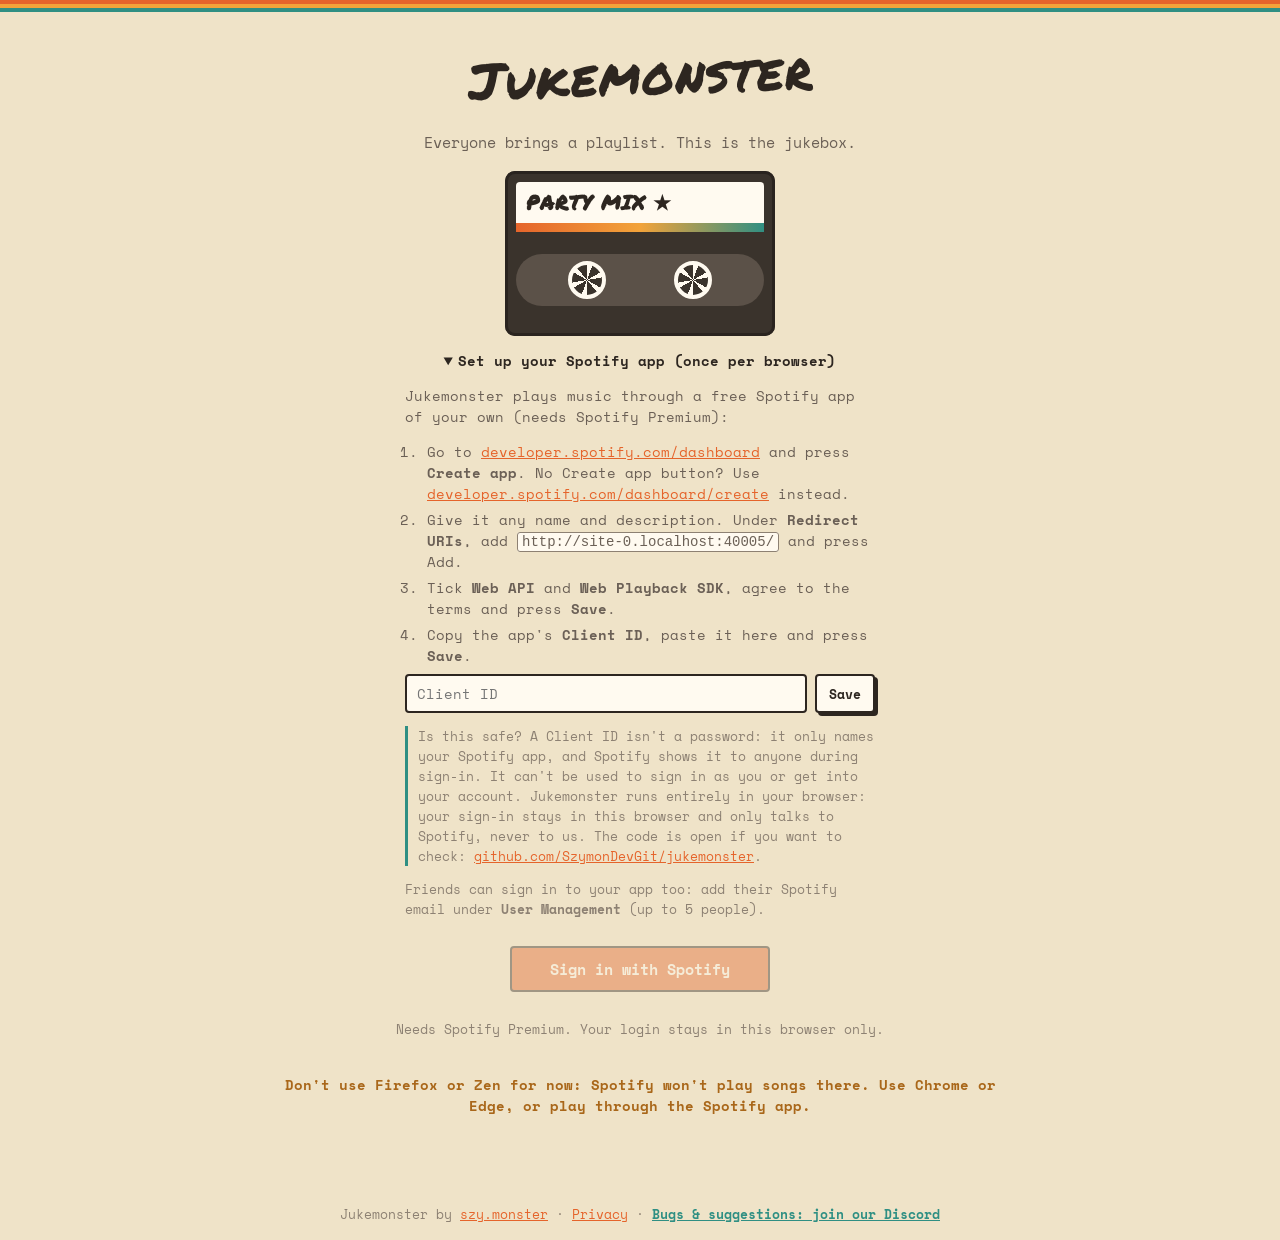
<file: index.html>
<!doctype html>
<html lang="en">
<head>
  <meta charset="utf-8">
  <meta name="viewport" content="width=device-width, initial-scale=1">
  <title>Jukemonster</title>
  <meta name="description" content="A one-screen music party game. Everyone brings a Spotify playlist; Jukemonster is the jukebox.">
  <link rel="icon" href="data:image/svg+xml,%3Csvg xmlns='http://www.w3.org/2000/svg' viewBox='0 0 64 40'%3E%3Crect width='64' height='40' rx='6' fill='%233a332c'/%3E%3Crect x='6' y='5' width='52' height='12' rx='2' fill='%23fffaf0'/%3E%3Crect x='6' y='14' width='52' height='3' fill='%23e5642b'/%3E%3Ccircle cx='20' cy='27' r='6' fill='%23fffaf0'/%3E%3Ccircle cx='44' cy='27' r='6' fill='%23fffaf0'/%3E%3C/svg%3E">
  <link rel="stylesheet" href="fonts/fonts.css">
  <link rel="stylesheet" href="style.css">
</head>
<body>
  <div class="stripes"></div>
  <div id="fade"></div>

  <!-- Login -->
  <section id="screen-login" class="screen hidden">
    <div class="center-col">
      <h1 class="logo">Jukemonster</h1>
      <p class="sub">Everyone brings a playlist. This is the jukebox.</p>
      <div class="cassette big spin-reels"><div class="label">Party mix ★</div><div class="reels"><i></i><i></i></div></div>
      <details id="own-app" class="own-app">
        <summary id="own-summary">Set up your Spotify app (once per browser)</summary>
        <p>Jukemonster plays music through a free Spotify app of your own (needs Spotify Premium):</p>
        <ol>
          <li>Go to <a href="https://developer.spotify.com/dashboard" target="_blank" rel="noopener">developer.spotify.com/dashboard</a> and press <b>Create app</b>. No Create app button? Use <a href="https://developer.spotify.com/dashboard/create" target="_blank" rel="noopener">developer.spotify.com/dashboard/create</a> instead.</li>
          <li>Give it any name and description. Under <b>Redirect URIs</b>, add <code id="own-redirect"></code> and press Add.</li>
          <li>Tick <b>Web API</b> and <b>Web Playback SDK</b>, agree to the terms and press <b>Save</b>.</li>
          <li>Copy the app's <b>Client ID</b>, paste it here and press <b>Save</b>.</li>
        </ol>
        <div class="own-row"><input id="own-id" placeholder="Client ID" autocomplete="off" spellcheck="false" aria-label="Client ID"><button id="own-save" class="btn small-btn">Save</button></div>
        <p id="own-status" class="small muted"></p>
        <p class="small muted safe-note">Is this safe? A Client ID isn't a password: it only names your Spotify app, and Spotify shows it to anyone during sign-in. It can't be used to sign in as you or get into your account. Jukemonster runs entirely in your browser: your sign-in stays in this browser and only talks to Spotify, never to us. The code is open if you want to check: <a href="https://github.com/SzymonDevGit/jukemonster" target="_blank" rel="noopener">github.com/SzymonDevGit/jukemonster</a>.</p>
        <p class="small muted">Friends can sign in to your app too: add their Spotify email under <b>User Management</b> (up to 5 people).</p>
      </details>
      <p id="own-using" class="small muted"></p>
      <button id="login-btn" class="btn primary wide">Sign in with Spotify</button>
      <p class="muted small">Needs Spotify Premium. Your login stays in this browser only.</p>
      <p class="browser-note">Don't use Firefox or Zen for now: Spotify won't play songs there. Use Chrome or Edge, or play through the Spotify app.</p>
      <p id="login-status" class="status"></p>
    </div>
  </section>

  <!-- Setup -->
  <section id="screen-setup" class="screen hidden">
    <header class="setup-head">
      <h1 class="logo">Jukemonster</h1>
      <p class="muted small">Signed in as <span id="user-name">...</span> · <a href="#" id="logout-link">Sign out</a> · <a href="#" id="forget-link">Forget me</a></p>
      <p class="browser-note">Don't use Firefox or Zen for now: Spotify won't play songs there. Use Chrome or Edge, or play through the Spotify app.</p>
    </header>

    <div class="panel">
      <h2 class="step"><span>1</span>Who's playing?</h2>
      <div class="seg big-seg">
        <button id="pick-solo" class="btn">Solo</button>
        <button id="pick-multi" class="btn">Multiplayer</button>
      </div>
    </div>

    <div id="step-mode" class="panel hidden">
      <h2 class="step"><span>2</span>Pick a game</h2>
      <div id="mode-list" class="modes"></div>
    </div>

    <div id="step-players" class="panel hidden">
      <h2 class="step"><span>3</span><span id="players-title">Players and playlists</span></h2>
      <div id="count-row" class="row">
        <span class="label">Players</span>
        <div id="player-count" class="seg"></div>
      </div>
      <div id="player-rows"></div>
      <p class="muted small">Spotify only lets this app use playlists you made or collaborate on. Saved playlists are listed too: pick one to see how to copy it. <a href="#" id="reload-playlists">Refresh list</a></p>
      <div class="row">
        <span class="label">Play on</span>
        <select id="device-select" aria-label="Spotify device"><option value="">Looking for devices...</option></select>
        <button id="refresh-devices" class="btn tiny" title="Look for Spotify devices again" aria-label="Look for Spotify devices again">↻</button>
      </div>
      <p id="device-hint" class="browser-note hidden">Only this browser is listed. Some browsers can't play Spotify, so open the Spotify app on your phone (or computer), play any song for a second, then press ↻ and pick it under Play on.</p>
      <p class="browser-note phone-note hidden">Playing through the Spotify app? Its notification and lock screen show the song's name, so turn off Spotify's notifications or keep the phone face down. Playing in this tab (&quot;This browser&quot; under Play on) hides it.</p>
      <details id="play-help" class="own-app play-help">
        <summary>Music not playing? Try these in order</summary>
        <ol>
          <li><b>Play in this tab (best).</b> Pick <b>This browser</b> under Play on and press Test Audio. Nothing to install, and on phones your lock screen says &quot;Your guess here&quot; instead of the song.</li>
          <li><b>Try another browser.</b> Open <span class="game-link"></span> in <b>Chrome</b> or <b>Edge</b> (Android, Windows, Mac) or <b>Safari</b> (iPhone, iPad, Mac): those are the browsers Spotify's player supports. Firefox, Zen and DuckDuckGo usually won't play.</li>
          <li><b>Use the Spotify app.</b> Open the Spotify app on your phone or computer, play any song for a second, come back here, press ↻ and pick it under Play on. Its notification shows the song's name, so turn off Spotify's notifications or keep the phone face down. On iPhone, Spotify falls asleep between songs: if one won't start, open Spotify and come back here, and the song starts by itself.</li>
        </ol>
      </details>
      <div class="row">
        <button id="test-btn" class="btn" disabled>Test Audio</button>
        <button id="heard-btn" class="btn" disabled>Heard it!</button>
      </div>
      <p id="setup-status" class="status"></p>
      <p class="muted small"><a href="#" class="copy-debug">Copy details for troubleshooting</a></p>
    </div>

    <div id="step-options" class="panel hidden">
      <h2 class="step"><span>4</span>Options</h2>
      <div id="length-row" class="row">
        <span id="length-label" class="label">Rounds</span>
        <div id="length-seg" class="seg"></div>
      </div>
      <div id="koth-rows" class="hidden">
        <div class="row"><span class="label">Bracket of</span><div class="seg"><button id="koth-artists" class="btn toggle small-btn">Artists</button><button id="koth-songs" class="btn toggle small-btn">Songs</button></div></div>
        <div class="row"><span class="label">Which 32</span><div class="seg"><button id="koth-top" class="btn toggle small-btn">Top 32</button><button id="koth-random" class="btn toggle small-btn">Random 32</button></div></div>
        <p class="muted small">Top 32 puts what most of you have in your playlists first: things on everyone's playlists, then fewer.</p>
      </div>
      <label class="check" id="mix-row"><input type="checkbox" id="opt-mix"><span></span>Mix all playlists together</label>
      <label class="check"><input type="checkbox" id="opt-months"><span></span>Show months on cards</label>
      <label class="check"><input type="checkbox" id="opt-reduce"><span></span>Max 3 songs per year</label>
      <div class="seg indent">
        <button id="mode-popular" class="btn toggle small-btn" disabled>Most popular</button>
        <button id="mode-recent" class="btn toggle small-btn" disabled>Most recently added</button>
      </div>
    </div>

    <div class="center-col">
      <button id="start-btn" class="btn primary big-btn" disabled>Start Game</button>
      <p id="start-hint" class="muted small"></p>
    </div>
  </section>

  <!-- Play -->
  <section id="screen-play" class="screen wide-screen hidden">
    <header class="topbar">
      <span class="logo small-logo">Jukemonster</span>
      <span id="mode-name" class="mode-name"></span>
      <span id="deck-label" class="deck-label"></span>
      <button id="back-btn" class="btn tiny">Setup</button>
    </header>

    <div id="scoreboard" class="scoreboard"></div>

    <div id="play-grid" class="play-grid">
      <div class="stage">
        <p id="turn-line" class="turn-line"></p>
        <div id="ref-card" class="ref-card hidden">
          <span class="ref-label">Last song</span>
          <b id="ref-date"></b>
          <span id="ref-title"></span>
        </div>
        <div class="card-wrap">
          <div id="card" class="card">
            <div class="face front">
              <div id="card-empty" class="empty-text"></div>
              <div id="card-mystery" class="hidden">
                <div class="cassette spin-reels"><div class="label" id="tape-label">Mystery mix</div><div class="reels"><i></i><i></i></div></div>
                <div class="np">NOW PLAYING</div>
                <div id="card-hint" class="muted small"></div>
              </div>
            </div>
            <div class="face back">
              <div id="card-result" class="result"></div>
              <div id="card-date" class="date"></div>
              <div id="card-title" class="title"></div>
              <div id="card-artist" class="artist"></div>
              <div id="card-extra" class="extra"></div>
            </div>
          </div>
        </div>
        <div class="bar"><div id="bar-fill"></div></div>
        <div id="controls" class="controls"></div>
        <div id="guess-box" class="guess-box hidden">
          <input id="guess-input" placeholder="Type the song name..." autocomplete="off" spellcheck="false" aria-label="Your guess">
          <ul id="guess-list" class="guess-list"></ul>
        </div>
        <p id="play-hint" class="muted small center"></p>
        <p id="play-status" class="status center"></p>
        <p class="browser-note phone-note center hidden">Playing through the Spotify app? Its notification and lock screen show the song's name, so turn off Spotify's notifications or keep the phone face down.</p>
        <p class="muted small center"><a href="#" class="copy-debug">Copy details for troubleshooting</a></p>
      </div>
      <div id="timelines" class="timelines hidden"></div>
    </div>
  </section>

  <!-- Game over -->
  <section id="screen-end" class="screen hidden">
    <div class="center-col">
      <h1 class="logo">Game over!</h1>
      <p id="end-sub" class="sub"></p>
      <ol id="end-list" class="end-list"></ol>
      <div id="save-row" class="hidden">
        <div class="row center"><label class="small" for="save-to">Save to</label> <select id="save-to"></select></div>
        <button id="save-btn" class="btn teal">Save approved songs as a playlist</button>
        <p id="save-status" class="status small"></p>
      </div>
      <div id="share" class="share hidden">
        <pre id="share-text" class="share-text"></pre>
        <div class="row center">
          <button id="copy-btn" class="btn">Copy</button>
          <button id="share-btn" class="btn hidden">Share</button>
        </div>
      </div>
      <div class="row center">
        <button id="again-btn" class="btn primary big-btn">Play again</button>
        <button id="change-btn" class="btn big-btn">Change game</button>
      </div>
    </div>
  </section>

  <footer class="foot muted small">Jukemonster by <a href="https://szy.monster/">szy.monster</a> · <a href="privacy.html">Privacy</a> · <a class="discord-link" href="https://discord.gg/bHxaXgjpfe" target="_blank" rel="noopener">Bugs &amp; suggestions: join our Discord</a></footer>

  <script src="app.js"></script>
</body>
</html>
</file>
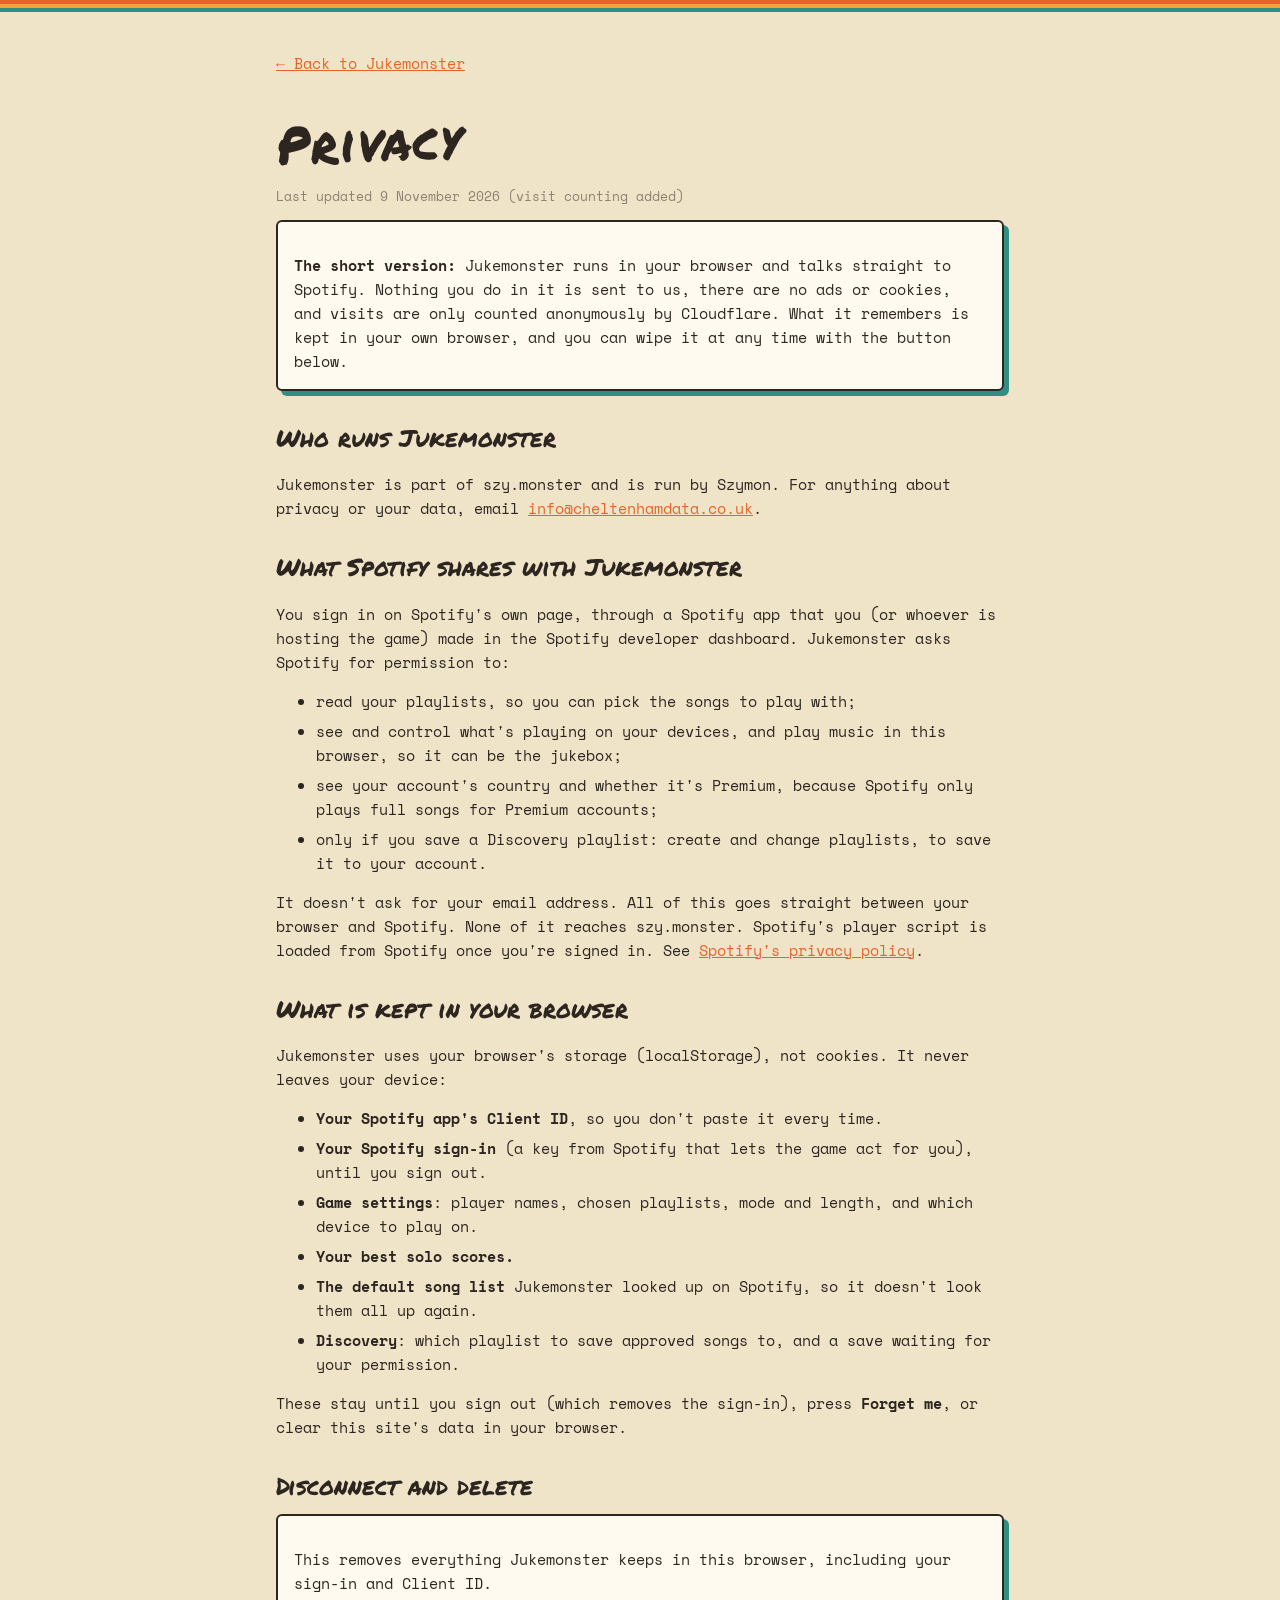
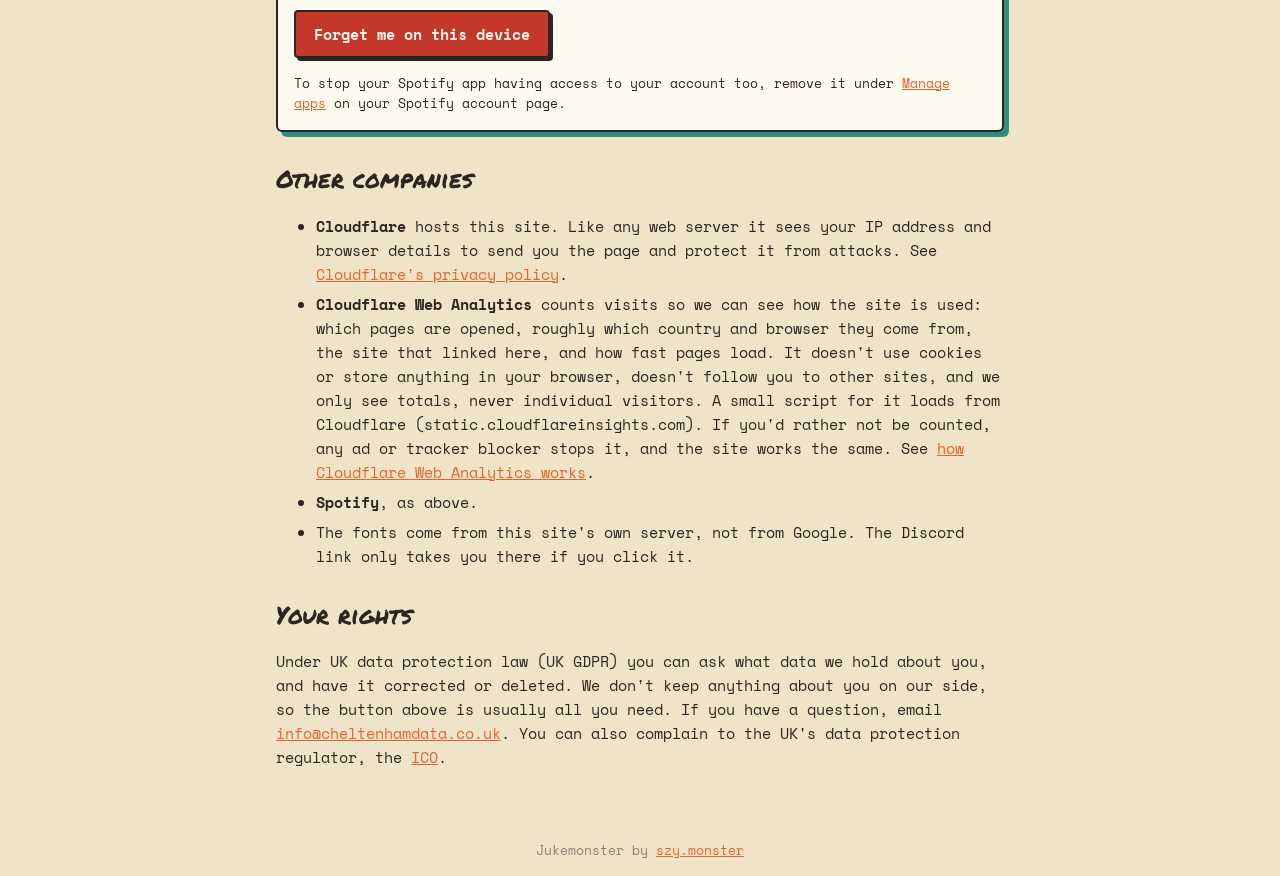
<file: privacy.html>
<!doctype html>
<html lang="en">
<head>
  <meta charset="utf-8">
  <meta name="viewport" content="width=device-width, initial-scale=1">
  <title>Privacy · Jukemonster</title>
  <meta name="description" content="What Jukemonster keeps in your browser, what it asks Spotify for, and who to contact.">
  <link rel="stylesheet" href="fonts/fonts.css">
  <link rel="stylesheet" href="style.css">
  <style>
    .doc { width: 100%; max-width: 760px; padding: 36px 16px 40px; line-height: 1.6; }
    .doc h2 { font-family: var(--marker); font-weight: 400; font-size: 24px; margin: 28px 0 8px; }
    .doc li { margin: 6px 0; }
    .doc .panel p:last-child { margin-bottom: 0; }
  </style>
</head>
<body>
  <div class="stripes"></div>
  <main class="doc">
    <p><a href="./">← Back to Jukemonster</a></p>
    <h1 class="logo">Privacy</h1>
    <p class="muted small">Last updated 9 November 2026 (visit counting added)</p>

    <div class="panel">
      <p><strong>The short version:</strong> Jukemonster runs in your browser and talks straight to Spotify. Nothing you do in it is sent to us, there are no ads or cookies, and visits are only counted anonymously by Cloudflare. What it remembers is kept in your own browser, and you can wipe it at any time with the button below.</p>
    </div>

    <h2>Who runs Jukemonster</h2>
    <p>Jukemonster is part of szy.monster and is run by Szymon. For anything about privacy or your data, email <a href="mailto:info@cheltenhamdata.co.uk">info@cheltenhamdata.co.uk</a>.</p>

    <h2>What Spotify shares with Jukemonster</h2>
    <p>You sign in on Spotify's own page, through a Spotify app that you (or whoever is hosting the game) made in the Spotify developer dashboard. Jukemonster asks Spotify for permission to:</p>
    <ul>
      <li>read your playlists, so you can pick the songs to play with;</li>
      <li>see and control what's playing on your devices, and play music in this browser, so it can be the jukebox;</li>
      <li>see your account's country and whether it's Premium, because Spotify only plays full songs for Premium accounts;</li>
      <li>only if you save a Discovery playlist: create and change playlists, to save it to your account.</li>
    </ul>
    <p>It doesn't ask for your email address. All of this goes straight between your browser and Spotify. None of it reaches szy.monster. Spotify's player script is loaded from Spotify once you're signed in. See <a href="https://www.spotify.com/uk/legal/privacy-policy/">Spotify's privacy policy</a>.</p>

    <h2>What is kept in your browser</h2>
    <p>Jukemonster uses your browser's storage (localStorage), not cookies. It never leaves your device:</p>
    <ul>
      <li><strong>Your Spotify app's Client ID</strong>, so you don't paste it every time.</li>
      <li><strong>Your Spotify sign-in</strong> (a key from Spotify that lets the game act for you), until you sign out.</li>
      <li><strong>Game settings</strong>: player names, chosen playlists, mode and length, and which device to play on.</li>
      <li><strong>Your best solo scores.</strong></li>
      <li><strong>The default song list</strong> Jukemonster looked up on Spotify, so it doesn't look them all up again.</li>
      <li><strong>Discovery</strong>: which playlist to save approved songs to, and a save waiting for your permission.</li>
    </ul>
    <p>These stay until you sign out (which removes the sign-in), press <strong>Forget me</strong>, or clear this site's data in your browser.</p>

    <h2>Disconnect and delete</h2>
    <div class="panel">
      <p>This removes everything Jukemonster keeps in this browser, including your sign-in and Client ID.</p>
      <p><button type="button" class="btn danger" id="forget-btn">Forget me on this device</button> <span id="forget-done" class="muted small" hidden>Done. Everything is removed.</span></p>
      <p class="small">To stop your Spotify app having access to your account too, remove it under <a href="https://www.spotify.com/account/apps/">Manage apps</a> on your Spotify account page.</p>
    </div>

    <h2>Other companies</h2>
    <ul>
      <li><strong>Cloudflare</strong> hosts this site. Like any web server it sees your IP address and browser details to send you the page and protect it from attacks. See <a href="https://www.cloudflare.com/privacypolicy/">Cloudflare's privacy policy</a>.</li>
      <li><strong>Cloudflare Web Analytics</strong> counts visits so we can see how the site is used: which pages are opened, roughly which country and browser they come from, the site that linked here, and how fast pages load. It doesn't use cookies or store anything in your browser, doesn't follow you to other sites, and we only see totals, never individual visitors. A small script for it loads from Cloudflare (static.cloudflareinsights.com). If you'd rather not be counted, any ad or tracker blocker stops it, and the site works the same. See <a href="https://www.cloudflare.com/web-analytics/">how Cloudflare Web Analytics works</a>.</li>
      <li><strong>Spotify</strong>, as above.</li>
      <li>The fonts come from this site's own server, not from Google. The Discord link only takes you there if you click it.</li>
    </ul>

    <h2>Your rights</h2>
    <p>Under UK data protection law (UK GDPR) you can ask what data we hold about you, and have it corrected or deleted. We don't keep anything about you on our side, so the button above is usually all you need. If you have a question, email <a href="mailto:info@cheltenhamdata.co.uk">info@cheltenhamdata.co.uk</a>. You can also complain to the UK's data protection regulator, the <a href="https://ico.org.uk/make-a-complaint/">ICO</a>.</p>
  </main>
  <footer class="foot muted small">Jukemonster by <a href="https://szy.monster/">szy.monster</a></footer>
  <script>
    document.getElementById("forget-btn").addEventListener("click", function () {
      if (!confirm("Remove everything Jukemonster keeps in this browser?")) return;
      [localStorage, sessionStorage].forEach(function (s) {
        try { Object.keys(s).filter(function (k) { return k.indexOf("jm_") === 0; }).forEach(function (k) { s.removeItem(k); }); } catch (e) { /* storage blocked */ }
      });
      document.getElementById("forget-done").hidden = false;
    });
  </script>
</body>
</html>
</file>
<file: fonts/fonts.css>
/* Self-hosted copies of Google Fonts (SIL Open Font License), so no visitor data goes to Google. */
/* latin */
@font-face {
  font-family: 'Permanent Marker';
  font-style: normal;
  font-weight: 400;
  font-display: swap;
  src: url(PermanentMarker-400-latin.woff2) format('woff2');
  unicode-range: U+0000-00FF, U+0131, U+0152-0153, U+02BB-02BC, U+02C6, U+02DA, U+02DC, U+0304, U+0308, U+0329, U+2000-206F, U+20AC, U+2122, U+2191, U+2193, U+2212, U+2215, U+FEFF, U+FFFD;
}
/* latin-ext */
@font-face {
  font-family: 'Space Mono';
  font-style: normal;
  font-weight: 400;
  font-display: swap;
  src: url(SpaceMono-400-latin-ext.woff2) format('woff2');
  unicode-range: U+0100-02BA, U+02BD-02C5, U+02C7-02CC, U+02CE-02D7, U+02DD-02FF, U+0304, U+0308, U+0329, U+1D00-1DBF, U+1E00-1E9F, U+1EF2-1EFF, U+2020, U+20A0-20AB, U+20AD-20C4, U+2113, U+2C60-2C7F, U+A720-A7FF;
}
/* latin */
@font-face {
  font-family: 'Space Mono';
  font-style: normal;
  font-weight: 400;
  font-display: swap;
  src: url(SpaceMono-400-latin.woff2) format('woff2');
  unicode-range: U+0000-00FF, U+0131, U+0152-0153, U+02BB-02BC, U+02C6, U+02DA, U+02DC, U+0304, U+0308, U+0329, U+2000-206F, U+20AC, U+2122, U+2191, U+2193, U+2212, U+2215, U+FEFF, U+FFFD;
}
/* latin-ext */
@font-face {
  font-family: 'Space Mono';
  font-style: normal;
  font-weight: 700;
  font-display: swap;
  src: url(SpaceMono-700-latin-ext.woff2) format('woff2');
  unicode-range: U+0100-02BA, U+02BD-02C5, U+02C7-02CC, U+02CE-02D7, U+02DD-02FF, U+0304, U+0308, U+0329, U+1D00-1DBF, U+1E00-1E9F, U+1EF2-1EFF, U+2020, U+20A0-20AB, U+20AD-20C4, U+2113, U+2C60-2C7F, U+A720-A7FF;
}
/* latin */
@font-face {
  font-family: 'Space Mono';
  font-style: normal;
  font-weight: 700;
  font-display: swap;
  src: url(SpaceMono-700-latin.woff2) format('woff2');
  unicode-range: U+0000-00FF, U+0131, U+0152-0153, U+02BB-02BC, U+02C6, U+02DA, U+02DC, U+0304, U+0308, U+0329, U+2000-206F, U+20AC, U+2122, U+2191, U+2193, U+2212, U+2215, U+FEFF, U+FFFD;
}
</file>
<file: style.css>
/* Mixtape: 80s cassette look. Cream paper, orange / amber / teal stripes, marker labels. */
:root {
  --paper: #efe3c8;
  --card: #fffaf0;
  --ink: #2d2620;
  --ink-soft: #6b6056;
  --muted: #8d8173;
  --orange: #e5642b;
  --amber: #f2a33a;
  --teal: #2f8f83;
  --tape: #3a332c;
  --tape-soft: #5b5148;
  --danger: #c4372b;
  --ok: #2f8f83;
  --p0: #e5642b;
  --p1: #2f8f83;
  --p2: #f2a33a;
  --p3: #7a5ea8;
  --p4: #c4372b;
  --p5: #4a7fb5;
  --marker: "Permanent Marker", "Comic Sans MS", cursive;
  --mono: "Space Mono", ui-monospace, Menlo, Consolas, monospace;
}

* { box-sizing: border-box; }
html, body { margin: 0; }
body {
  background: var(--paper);
  color: var(--ink);
  font-family: var(--mono);
  font-size: 15px;
  min-height: 100vh;
  display: flex;
  flex-direction: column;
  align-items: center;
}
a { color: var(--orange); }
.hidden { display: none !important; }
.stripes { position: absolute; top: 0; left: 0; right: 0; height: 12px; z-index: 5; background: linear-gradient(var(--orange) 0 33%, var(--amber) 33% 66%, var(--teal) 66%); }

.screen { width: 100%; max-width: 760px; padding: 36px 16px 16px; flex: 1; }
.wide-screen { max-width: 1240px; }
.center-col { display: flex; flex-direction: column; align-items: center; gap: 14px; text-align: center; }
.center { text-align: center; justify-content: center; }

.logo { font-family: var(--marker); font-weight: 400; color: var(--ink); margin: 0; font-size: clamp(36px, 9vw, 52px); transform: rotate(-2deg); letter-spacing: 1px; }
.small-logo { font-size: 26px; }
.sub { color: var(--ink-soft); margin: 4px 0; }
.muted { color: var(--muted); }
.small { font-size: 13px; }
.label { font-weight: 700; font-size: 13px; min-width: 80px; text-transform: uppercase; letter-spacing: 1px; }
.setup-head { text-align: center; margin-bottom: 18px; }

.panel { background: var(--card); border: 2px solid var(--ink); border-radius: 6px; padding: 16px; margin-bottom: 18px; box-shadow: 5px 5px 0 var(--teal); }
.step { font-family: var(--marker); font-weight: 400; font-size: 22px; margin: 0 0 12px; display: flex; align-items: center; gap: 10px; }
.step > span:first-child { display: inline-grid; place-items: center; width: 30px; height: 30px; border-radius: 50%; background: var(--orange); color: var(--card); font-size: 16px; flex: none; }
.row { display: flex; align-items: center; gap: 10px; flex-wrap: wrap; margin: 12px 0; }

.btn {
  font: inherit; font-weight: 700; font-size: 15px; color: var(--ink);
  background: var(--card); border: 2px solid var(--ink); border-radius: 4px;
  padding: 10px 18px; cursor: pointer; transition: transform .1s, box-shadow .1s, background .1s;
  box-shadow: 3px 3px 0 var(--ink);
}
.btn:hover:not(:disabled) { transform: translate(-1px, -1px); box-shadow: 4px 4px 0 var(--ink); }
.btn:active:not(:disabled) { transform: translate(2px, 2px); box-shadow: 1px 1px 0 var(--ink); }
.btn.primary { background: var(--orange); color: var(--card); }
.btn.teal { background: var(--teal); color: var(--card); }
.btn.danger { background: var(--danger); color: var(--card); }
.btn:disabled { opacity: .4; cursor: default; box-shadow: none; }
.btn.wide { min-width: 260px; }
.big-btn { min-width: 180px; padding: 13px 22px; font-size: 17px; }
.small-btn { padding: 7px 12px; font-size: 13px; }
.tiny { padding: 5px 11px; font-size: 13px; box-shadow: 2px 2px 0 var(--ink); }
.btn.selected, .btn.toggle.active { background: var(--amber); }

.seg { display: flex; gap: 10px; flex-wrap: wrap; }
.seg .btn { min-width: 48px; }
.big-seg .btn { flex: 1; min-width: 140px; font-family: var(--marker); font-weight: 400; font-size: 22px; padding: 12px; }
.indent { margin: 4px 0 0 34px; }

.modes { display: grid; grid-template-columns: repeat(auto-fill, minmax(200px, 1fr)); gap: 12px; }
.mode-card { text-align: left; font: inherit; color: var(--ink); background: var(--card); border: 2px solid var(--ink); border-left: 10px solid var(--c, var(--orange)); border-radius: 4px; padding: 12px; cursor: pointer; box-shadow: 3px 3px 0 var(--ink); transition: transform .1s; }
.mode-card:hover { transform: translate(-1px, -1px); }
.mode-card b { display: block; font-family: var(--marker); font-weight: 400; font-size: 20px; margin-bottom: 4px; }
.mode-card span { font-size: 12px; color: var(--ink-soft); }
.mode-card.selected { background: #ffe9c7; box-shadow: 4px 4px 0 var(--orange); }

.player-row { display: flex; gap: 10px; align-items: center; margin: 10px 0; flex-wrap: wrap; }
.player-row .stripe { width: 8px; align-self: stretch; border-radius: 2px; flex: none; }
.player-row input, select {
  font: inherit; font-size: 14px; color: var(--ink); background: var(--card);
  border: 2px solid var(--ink); border-radius: 4px; padding: 9px 10px; min-width: 0;
}
.player-row input:focus, select:focus { outline: 3px solid var(--amber); outline-offset: 1px; }
.player-row .name { flex: 0 0 150px; }
.player-row select { flex: 1 1 220px; }
.player-row .info { flex-basis: 100%; margin-left: 18px; font-size: 12px; color: var(--muted); min-height: 1em; }
.player-row .info.ok { color: var(--ok); }
.player-row .info.err { color: var(--danger); }
select { flex: 1; max-width: 100%; }
@media (max-width: 560px) { .player-row .name { flex: 1 1 calc(100% - 18px); } .player-row select { margin-left: 18px; } }

.check { display: flex; align-items: center; gap: 10px; margin: 12px 0; cursor: pointer; }
.check input { position: absolute; opacity: 0; pointer-events: none; }
.check span { width: 24px; height: 24px; border: 2px solid var(--ink); border-radius: 4px; background: var(--card); position: relative; flex: none; }
.check input:checked + span { background: var(--teal); }
.check input:checked + span::after { content: "✓"; position: absolute; inset: 0; display: grid; place-items: center; color: var(--card); font-weight: 700; }
.check input:focus-visible + span { outline: 3px solid var(--amber); }

.status { min-height: 1.3em; font-size: 14px; color: var(--ink-soft); margin: 8px 0; }
.status.ok { color: var(--ok); }
.status.warn { color: #a9671a; }
.status.err { color: var(--danger); }
.own-app { max-width: 470px; text-align: left; font-size: 14px; color: var(--ink-soft); }
.own-app summary { cursor: pointer; text-align: center; font-weight: 600; color: var(--ink); }
.own-app ol { padding-left: 22px; margin: 8px 0; }
.own-app li { margin: 5px 0; }
.own-app code { background: var(--card); border: 1px solid var(--muted); border-radius: 3px; padding: 1px 4px; word-break: break-all; }
.own-row { display: flex; gap: 8px; }
#own-using:empty { display: none; }
.own-row input { flex: 1; min-width: 0; font: inherit; font-size: 14px; color: var(--ink); background: var(--card); border: 2px solid var(--ink); border-radius: 4px; padding: 7px 10px; }
.own-row input:focus { outline: 3px solid var(--amber); outline-offset: 1px; }
.browser-note { font-size: 14px; font-weight: 600; color: #a9671a; margin: 8px 0; }
.stage .status:empty, .stage p.muted:empty { display: none; }

/* Cassette */
.cassette { width: 230px; height: 140px; background: var(--tape); border-radius: 10px; padding: 11px; margin: 0 auto; box-shadow: inset 0 0 0 3px #2a241f; }
.cassette.big { width: 270px; height: 165px; }
.cassette .label { background: var(--card); border-radius: 4px; height: 42px; font-family: var(--marker); font-size: 17px; padding: 6px 10px; text-align: left; border-bottom: 9px solid; border-image: linear-gradient(90deg, var(--orange), var(--amber), var(--teal)) 1; overflow: hidden; white-space: nowrap; text-overflow: ellipsis; }
.cassette.big .label { height: 50px; font-size: 20px; }
.cassette .reels { display: flex; justify-content: space-around; margin-top: 16px; background: var(--tape-soft); border-radius: 30px; padding: 7px 18px; }
.cassette.big .reels { margin-top: 22px; }
.cassette .reels i { width: 38px; height: 38px; border-radius: 50%; background: repeating-conic-gradient(var(--card) 0 20deg, var(--tape) 20deg 60deg); border: 4px solid var(--card); }
.spin-reels .reels i { animation: spin 2s linear infinite; }
.paused .reels i { animation-play-state: paused; }
@keyframes spin { to { transform: rotate(360deg); } }

/* Play screen */
.topbar { display: flex; align-items: center; gap: 14px; flex-wrap: wrap; margin-bottom: 14px; }
.topbar .small-logo { margin-right: auto; }
.mode-name { font-family: var(--marker); font-size: 20px; color: var(--orange); }
.deck-label { font-size: 13px; }

.scoreboard { display: flex; justify-content: center; gap: 10px; flex-wrap: wrap; margin-bottom: 16px; }
.score { font: inherit; color: var(--ink); background: var(--card); border: 2px solid var(--ink); border-radius: 4px; padding: 6px 14px; min-width: 110px; display: flex; flex-direction: column; align-items: center; border-top: 6px solid var(--c); }
.score b { font-family: var(--marker); font-weight: 400; font-size: 19px; }
.score span { font-size: 13px; }
.score.active { background: var(--amber); box-shadow: 3px 3px 0 var(--ink); }
button.score { cursor: pointer; }
.score.pop { animation: pop .25s ease-out; }
@keyframes pop { from { transform: scale(1.12); } to { transform: scale(1); } }

.play-grid { display: flex; justify-content: center; }
.play-grid.with-timelines { display: grid; grid-template-columns: 400px 1fr; gap: 28px; align-items: start; }
@media (max-width: 900px) {
  .play-grid.with-timelines { grid-template-columns: 1fr; }
  .tl.active { order: -1; } /* your timeline right under the controls on phones */
}
.stage { display: flex; flex-direction: column; align-items: center; gap: 12px; width: 100%; max-width: 420px; margin: 0 auto; }
.turn-line { margin: 0; min-height: 1.4em; text-align: center; }
.turn-line b { font-family: var(--marker); font-weight: 400; font-size: 19px; color: var(--orange); }

.ref-card { display: flex; align-items: baseline; gap: 10px; background: var(--card); border: 2px solid var(--ink); border-left: 8px solid var(--teal); border-radius: 4px; padding: 6px 12px; max-width: 100%; }
.ref-label { font-size: 11px; text-transform: uppercase; letter-spacing: 1px; color: var(--muted); }
.ref-card b { font-family: var(--marker); font-weight: 400; font-size: 20px; }
.ref-card span#ref-title { font-size: 13px; overflow: hidden; text-overflow: ellipsis; white-space: nowrap; }

.card-wrap { perspective: 1000px; display: flex; justify-content: center; width: 100%; }
.card { width: 320px; max-width: 100%; height: 280px; position: relative; transform-style: preserve-3d; transition: transform .45s ease-in-out; }
.card.flipped { transform: rotateY(180deg); }
.face { position: absolute; inset: 0; background: var(--card); border: 2px solid var(--ink); border-radius: 8px; box-shadow: 5px 5px 0 var(--teal); backface-visibility: hidden; display: flex; flex-direction: column; align-items: center; justify-content: center; padding: 16px; text-align: center; }
.back { transform: rotateY(180deg); }
.empty-text { color: var(--muted); max-width: 220px; }
.np { font-weight: 700; letter-spacing: 3px; margin: 14px 0 4px; }
.result { font-family: var(--marker); font-size: 24px; min-height: 0; margin-bottom: 6px; }
.result.ok { color: var(--ok); }
.result.err { color: var(--danger); }
.date { font-family: var(--marker); font-size: 42px; line-height: 1.1; margin-bottom: 14px; }
.title { font-size: 17px; font-weight: 700; margin-bottom: 6px; overflow-wrap: anywhere; }
.artist { font-size: 14px; color: var(--ink-soft); overflow-wrap: anywhere; }
.extra { margin-top: 12px; font-size: 13px; color: var(--ink-soft); }
.extra b { color: var(--ink); }

.bar { width: 300px; max-width: 100%; height: 14px; border: 2px solid var(--ink); background: var(--card); margin: 8px auto; overflow: hidden; }
#bar-fill { height: 100%; width: 0; background: repeating-linear-gradient(90deg, var(--orange) 0 8px, var(--amber) 8px 16px); }

.controls { display: flex; justify-content: center; gap: 12px; flex-wrap: wrap; }
.controls .btn { min-width: 140px; padding: 12px 18px; font-size: 16px; }
.controls .snip { min-width: 0; flex: 1 1 70px; padding: 10px 8px; }
.controls .snip small { display: block; font-size: 11px; font-weight: 400; }
.controls .guess { border-left: 8px solid var(--c); }
.controls .break { flex-basis: 100%; height: 0; }
/* Wider than the stage on big screens, so all 5 covers fit in one row. */
.album-grid { flex-basis: 100%; width: min(700px, calc(100vw - 32px)); display: grid; grid-template-columns: repeat(auto-fit, minmax(100px, 1fr)); gap: 10px; }
.album-choice { display: flex; flex-direction: column; gap: 6px; padding: 6px; font: inherit; font-size: 13px; line-height: 1.25; text-align: left; color: var(--ink); background: var(--card); border: 2px solid var(--ink); border-radius: 6px; box-shadow: 3px 3px 0 var(--ink); cursor: pointer; }
.album-choice:hover:not(:disabled) { transform: translate(-1px, -1px); box-shadow: 4px 4px 0 var(--ink); }
.album-choice:focus-visible { outline: 3px solid var(--amber); outline-offset: 1px; }
.album-choice:disabled { cursor: default; }
.album-choice img { width: 100%; aspect-ratio: 1; object-fit: cover; border-radius: 3px; background: var(--tape-soft); }
.album-choice.right { outline: 4px solid var(--ok); outline-offset: 1px; }
.album-choice.wrong { outline: 4px solid var(--danger); outline-offset: 1px; }
.album-choice:disabled:not(.right):not(.wrong) { opacity: .55; }

/* Timelines */
.timelines { display: flex; flex-direction: column; gap: 14px; min-width: 0; }
.tl { background: var(--card); border: 2px solid var(--ink); border-radius: 6px; padding: 12px 14px; }
.tl.active { box-shadow: 5px 5px 0 var(--orange); }
.tl-head { display: flex; gap: 10px; align-items: baseline; margin-bottom: 8px; flex-wrap: wrap; }
.tl-head b { font-family: var(--marker); font-weight: 400; font-size: 21px; }
.tl-head span { font-size: 13px; }
.tl-cards { display: flex; flex-wrap: wrap; gap: 8px; align-items: stretch; }
.chip { width: 92px; min-height: 86px; padding: 6px 6px 6px 8px; background: var(--card); border: 2px solid var(--ink); border-left: 7px solid var(--c); border-radius: 4px; display: flex; flex-direction: column; gap: 2px; text-align: left; }
.chip b { font-family: var(--marker); font-weight: 400; font-size: 19px; }
.chip .t { font-size: 11px; line-height: 1.25; overflow-wrap: anywhere; }
.chip .a { font-size: 10px; color: var(--muted); overflow-wrap: anywhere; }
.chip.new { background: #ffe9c7; animation: pop .3s ease-out; }
.slot { width: 34px; min-height: 86px; font: inherit; font-weight: 700; font-size: 18px; color: var(--ink); background: transparent; border: 2px dashed var(--ink); border-radius: 4px; cursor: pointer; padding: 0; }
.slot:hover { background: #ffe9c7; }
.slot.sel { background: var(--teal); color: var(--card); border-style: solid; }

/* Game over */
.end-list { list-style: none; padding: 0; margin: 10px 0 18px; width: 100%; max-width: 420px; display: flex; flex-direction: column; gap: 10px; }
.end-list li { display: flex; align-items: center; gap: 12px; background: var(--card); border: 2px solid var(--ink); border-left: 10px solid var(--c); border-radius: 4px; padding: 10px 14px; text-align: left; }
.end-list li:first-child { background: #ffe9c7; box-shadow: 4px 4px 0 var(--orange); }
.end-list .pos { font-family: var(--marker); font-size: 24px; width: 30px; }
.end-list .who { font-family: var(--marker); font-size: 20px; flex: 1; }

#fade { position: fixed; inset: 0; background: var(--paper); opacity: 0; pointer-events: none; transition: opacity .3s; z-index: 10; }
#fade.on { opacity: 1; }
.foot { padding: 16px; }
.foot .discord-link { color: var(--teal); font-weight: 700; }

/* Guess the Song: type a guess, pick from the matches */
.guess-box { max-width: 460px; margin: 14px auto 0; }
.guess-box input { width: 100%; font: inherit; font-size: 16px; color: var(--ink); background: var(--card); border: 2px solid var(--ink); border-radius: 4px; padding: 10px 12px; box-sizing: border-box; }
.guess-box input:focus { outline: 3px solid var(--amber); outline-offset: 1px; }
.guess-box input:disabled { opacity: .55; }
.guess-list { list-style: none; margin: 6px 0 0; padding: 0; }
.guess-list:empty { display: none; }
.guess-list button { display: block; width: 100%; text-align: left; font: inherit; font-size: 14px; color: var(--ink); background: var(--card); border: 2px solid var(--ink); border-top-width: 0; padding: 8px 12px; cursor: pointer; }
.guess-list li:first-child button { border-top-width: 2px; }
.guess-list button:hover, .guess-list button:focus-visible { background: var(--amber); outline: none; }
.guess-list .a { color: var(--muted); }
.safe-note { border-left: 3px solid var(--teal); padding-left: 10px; overflow-wrap: anywhere; }

/* King of the Hill */
.koth-side { flex: 1 1 200px; display: flex; flex-direction: column; gap: 6px; align-items: stretch; max-width: 280px; }
.controls .koth-pick { border-left: 8px solid var(--c); min-height: 110px; display: flex; flex-direction: column; justify-content: center; gap: 4px; }
.koth-pick b { font-family: var(--marker); font-weight: 400; font-size: 22px; line-height: 1.15; overflow-wrap: anywhere; }
.koth-pick small { font-size: 12px; font-weight: 400; color: var(--muted); }
.koth-vs { align-self: center; font-family: var(--marker); font-size: 22px; }
.bracket { margin: 0; padding-left: 22px; display: flex; flex-direction: column; gap: 4px; font-size: 13px; }
.bracket li.now { font-weight: 700; background: #ffe9c7; border-radius: 3px; }
.bracket i { color: var(--muted); font-style: normal; }
.bracket .won { color: var(--ok); font-weight: 700; }
.bracket .lost { color: var(--muted); text-decoration: line-through; }
@media (max-width: 560px) { .koth-vs { flex-basis: 100%; text-align: center; } .koth-side { max-width: none; } }

/* Share card on the results screen */
.share { width: 100%; max-width: 420px; margin: 0 0 18px; }
.share-text { font-family: var(--mono); font-size: 12px; line-height: 1.35; text-align: left; background: var(--card); border: 2px dashed var(--ink); border-radius: 4px; padding: 12px; margin: 0 0 10px; overflow-x: auto; white-space: pre; }
.play-help { margin: 10px 0; }
.koth-undo { flex-basis: 100%; display: flex; justify-content: flex-end; margin-bottom: -6px; }
.controls .koth-undo .link-btn { min-width: 0; background: none; border: 0; box-shadow: none; padding: 2px 4px; font-size: 13px; color: var(--muted); text-decoration: underline; cursor: pointer; }
.controls .disc-pick { flex: 1 1 100%; max-width: 560px; min-width: 0; border-left: 8px solid var(--c); display: flex; flex-direction: column; align-items: flex-start; gap: 2px; text-align: left; }
.disc-pick b { font-family: var(--marker); font-weight: 400; font-size: 19px; line-height: 1.15; overflow-wrap: anywhere; }
.disc-pick small { font-size: 12px; font-weight: 400; color: var(--muted); }
.disc-more { flex-basis: 100%; display: flex; justify-content: center; gap: 10px; }
#save-row { text-align: center; margin: 10px 0; }
</file>
